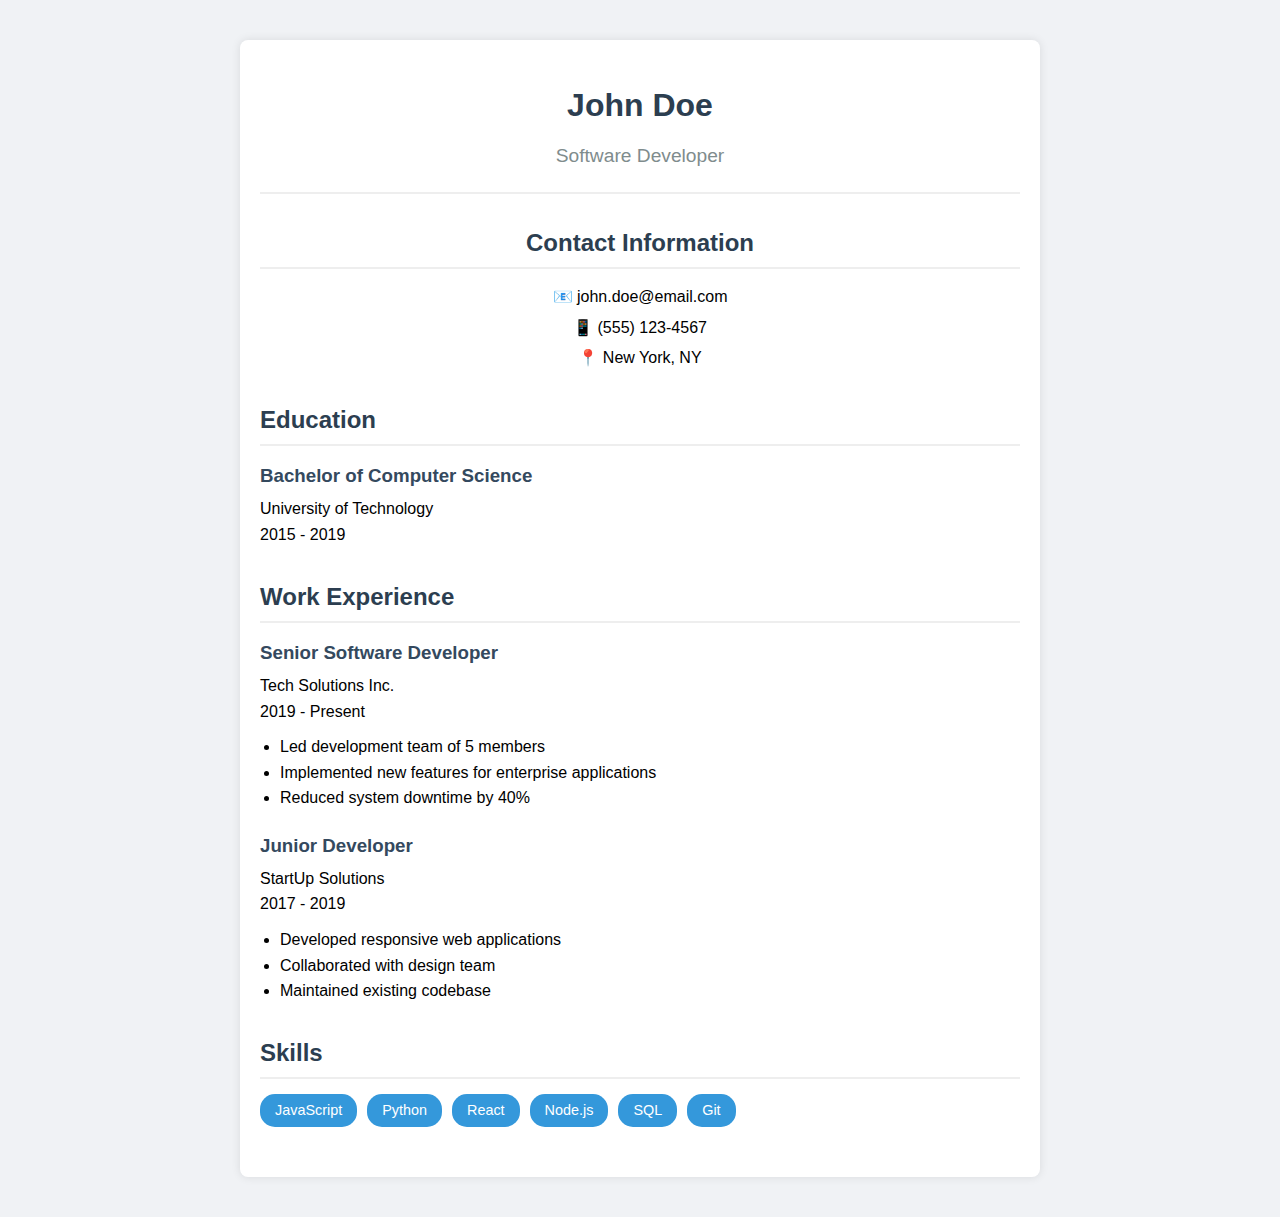
<file: index.html>
<!DOCTYPE html>
<html lang="en">
<head>
    <meta charset="UTF-8">
    <meta name="viewport" content="width=device-width, initial-scale=1.0">
    <title>Curriculum Vitae</title>
    <link rel="stylesheet" href="styles.css">
</head>
<body>
    <div class="container">
        <header>
            <h1>John Doe</h1>
            <p class="title">Software Developer</p>
        </header>

        <section class="contact">
            <h2>Contact Information</h2>
            <p>📧 john.doe@email.com</p>
            <p>📱 (555) 123-4567</p>
            <p>📍 New York, NY</p>
        </section>

        <section class="education">
            <h2>Education</h2>
            <div class="entry">
                <h3>Bachelor of Computer Science</h3>
                <p>University of Technology</p>
                <p>2015 - 2019</p>
            </div>
        </section>

        <section class="experience">
            <h2>Work Experience</h2>
            <div class="entry">
                <h3>Senior Software Developer</h3>
                <p>Tech Solutions Inc.</p>
                <p>2019 - Present</p>
                <ul>
                    <li>Led development team of 5 members</li>
                    <li>Implemented new features for enterprise applications</li>
                    <li>Reduced system downtime by 40%</li>
                </ul>
            </div>

            <div class="entry">
                <h3>Junior Developer</h3>
                <p>StartUp Solutions</p>
                <p>2017 - 2019</p>
                <ul>
                    <li>Developed responsive web applications</li>
                    <li>Collaborated with design team</li>
                    <li>Maintained existing codebase</li>
                </ul>
            </div>
        </section>

        <section class="skills">
            <h2>Skills</h2>
            <ul class="skill-list">
                <li>JavaScript</li>
                <li>Python</li>
                <li>React</li>
                <li>Node.js</li>
                <li>SQL</li>
                <li>Git</li>
            </ul>
        </section>
    </div>
</body>
</html>
</file>
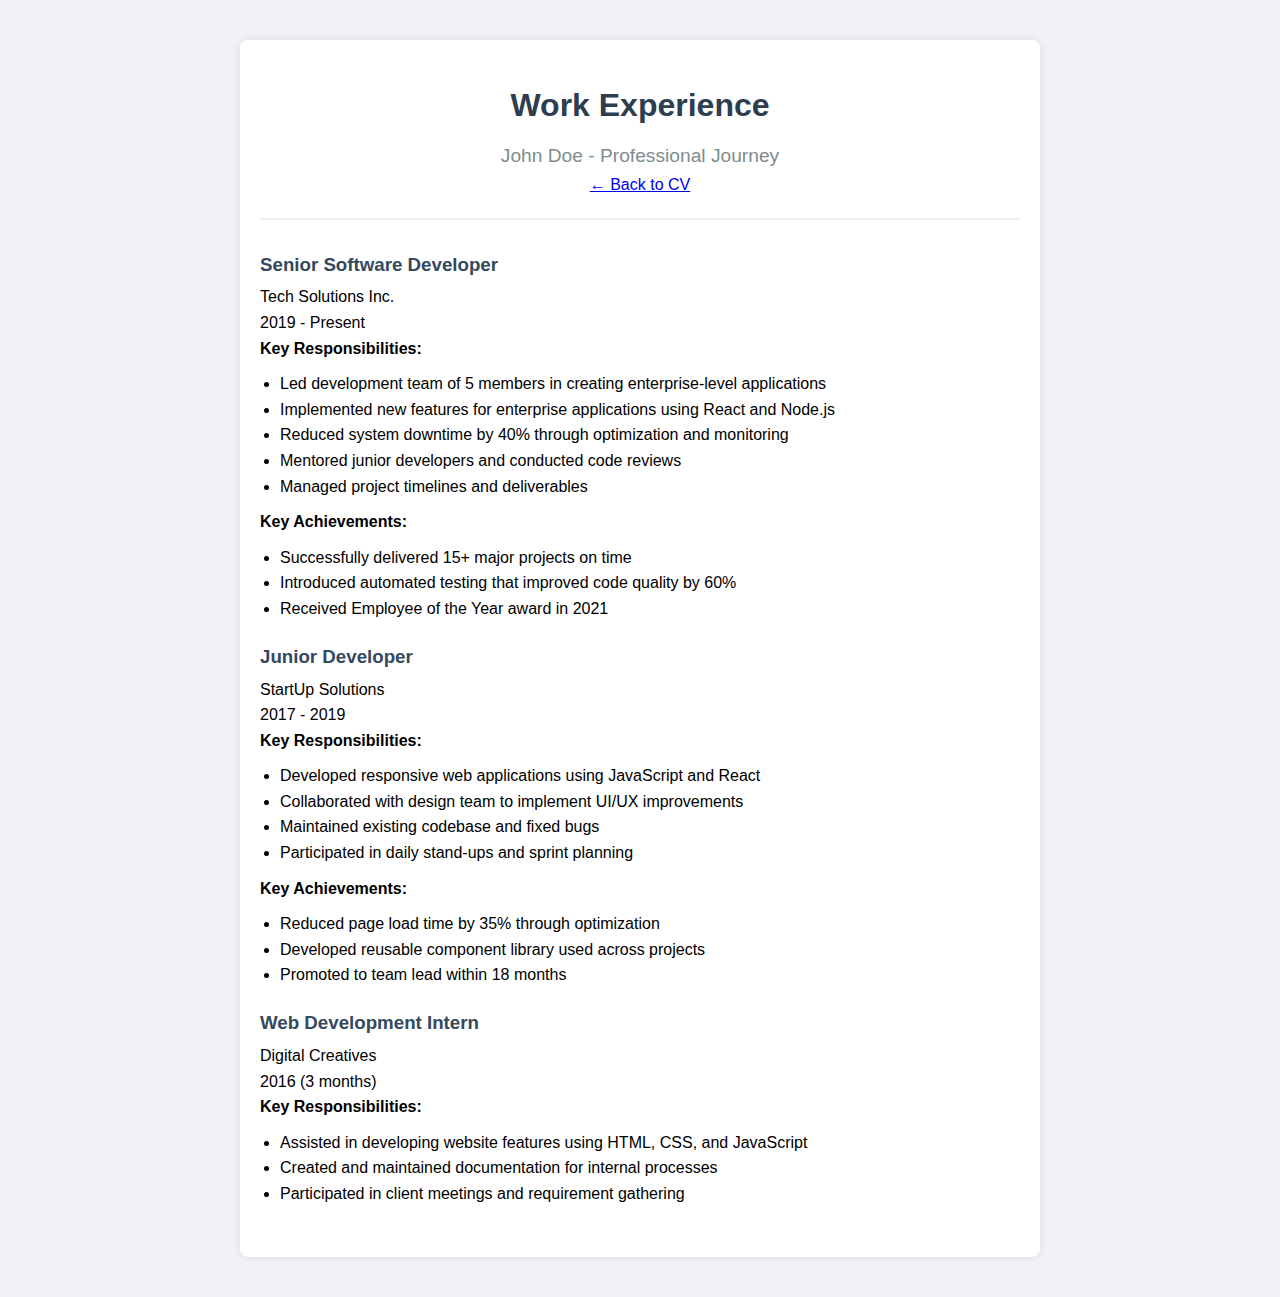
<file: experience.html>
<!DOCTYPE html>
<html lang="en">
<head>
    <meta charset="UTF-8">
    <meta name="viewport" content="width=device-width, initial-scale=1.0">
    <title>Work Experience - John Doe</title>
    <link rel="stylesheet" href="styles.css">
</head>
<body>
    <div class="container">
        <header>
            <h1>Work Experience</h1>
            <p class="title">John Doe - Professional Journey</p>
            <a href="index.html" class="back-link">← Back to CV</a>
        </header>

        <section class="experience-detailed">
            <div class="entry">
                <h3>Senior Software Developer</h3>
                <p class="company">Tech Solutions Inc.</p>
                <p class="period">2019 - Present</p>
                <div class="job-details">
                    <h4>Key Responsibilities:</h4>
                    <ul>
                        <li>Led development team of 5 members in creating enterprise-level applications</li>
                        <li>Implemented new features for enterprise applications using React and Node.js</li>
                        <li>Reduced system downtime by 40% through optimization and monitoring</li>
                        <li>Mentored junior developers and conducted code reviews</li>
                        <li>Managed project timelines and deliverables</li>
                    </ul>
                    
                    <h4>Key Achievements:</h4>
                    <ul>
                        <li>Successfully delivered 15+ major projects on time</li>
                        <li>Introduced automated testing that improved code quality by 60%</li>
                        <li>Received Employee of the Year award in 2021</li>
                    </ul>
                </div>
            </div>

            <div class="entry">
                <h3>Junior Developer</h3>
                <p class="company">StartUp Solutions</p>
                <p class="period">2017 - 2019</p>
                <div class="job-details">
                    <h4>Key Responsibilities:</h4>
                    <ul>
                        <li>Developed responsive web applications using JavaScript and React</li>
                        <li>Collaborated with design team to implement UI/UX improvements</li>
                        <li>Maintained existing codebase and fixed bugs</li>
                        <li>Participated in daily stand-ups and sprint planning</li>
                    </ul>
                    
                    <h4>Key Achievements:</h4>
                    <ul>
                        <li>Reduced page load time by 35% through optimization</li>
                        <li>Developed reusable component library used across projects</li>
                        <li>Promoted to team lead within 18 months</li>
                    </ul>
                </div>
            </div>

            <div class="entry">
                <h3>Web Development Intern</h3>
                <p class="company">Digital Creatives</p>
                <p class="period">2016 (3 months)</p>
                <div class="job-details">
                    <h4>Key Responsibilities:</h4>
                    <ul>
                        <li>Assisted in developing website features using HTML, CSS, and JavaScript</li>
                        <li>Created and maintained documentation for internal processes</li>
                        <li>Participated in client meetings and requirement gathering</li>
                    </ul>
                </div>
            </div>
        </section>
    </div>
</body>
</html>
</file>
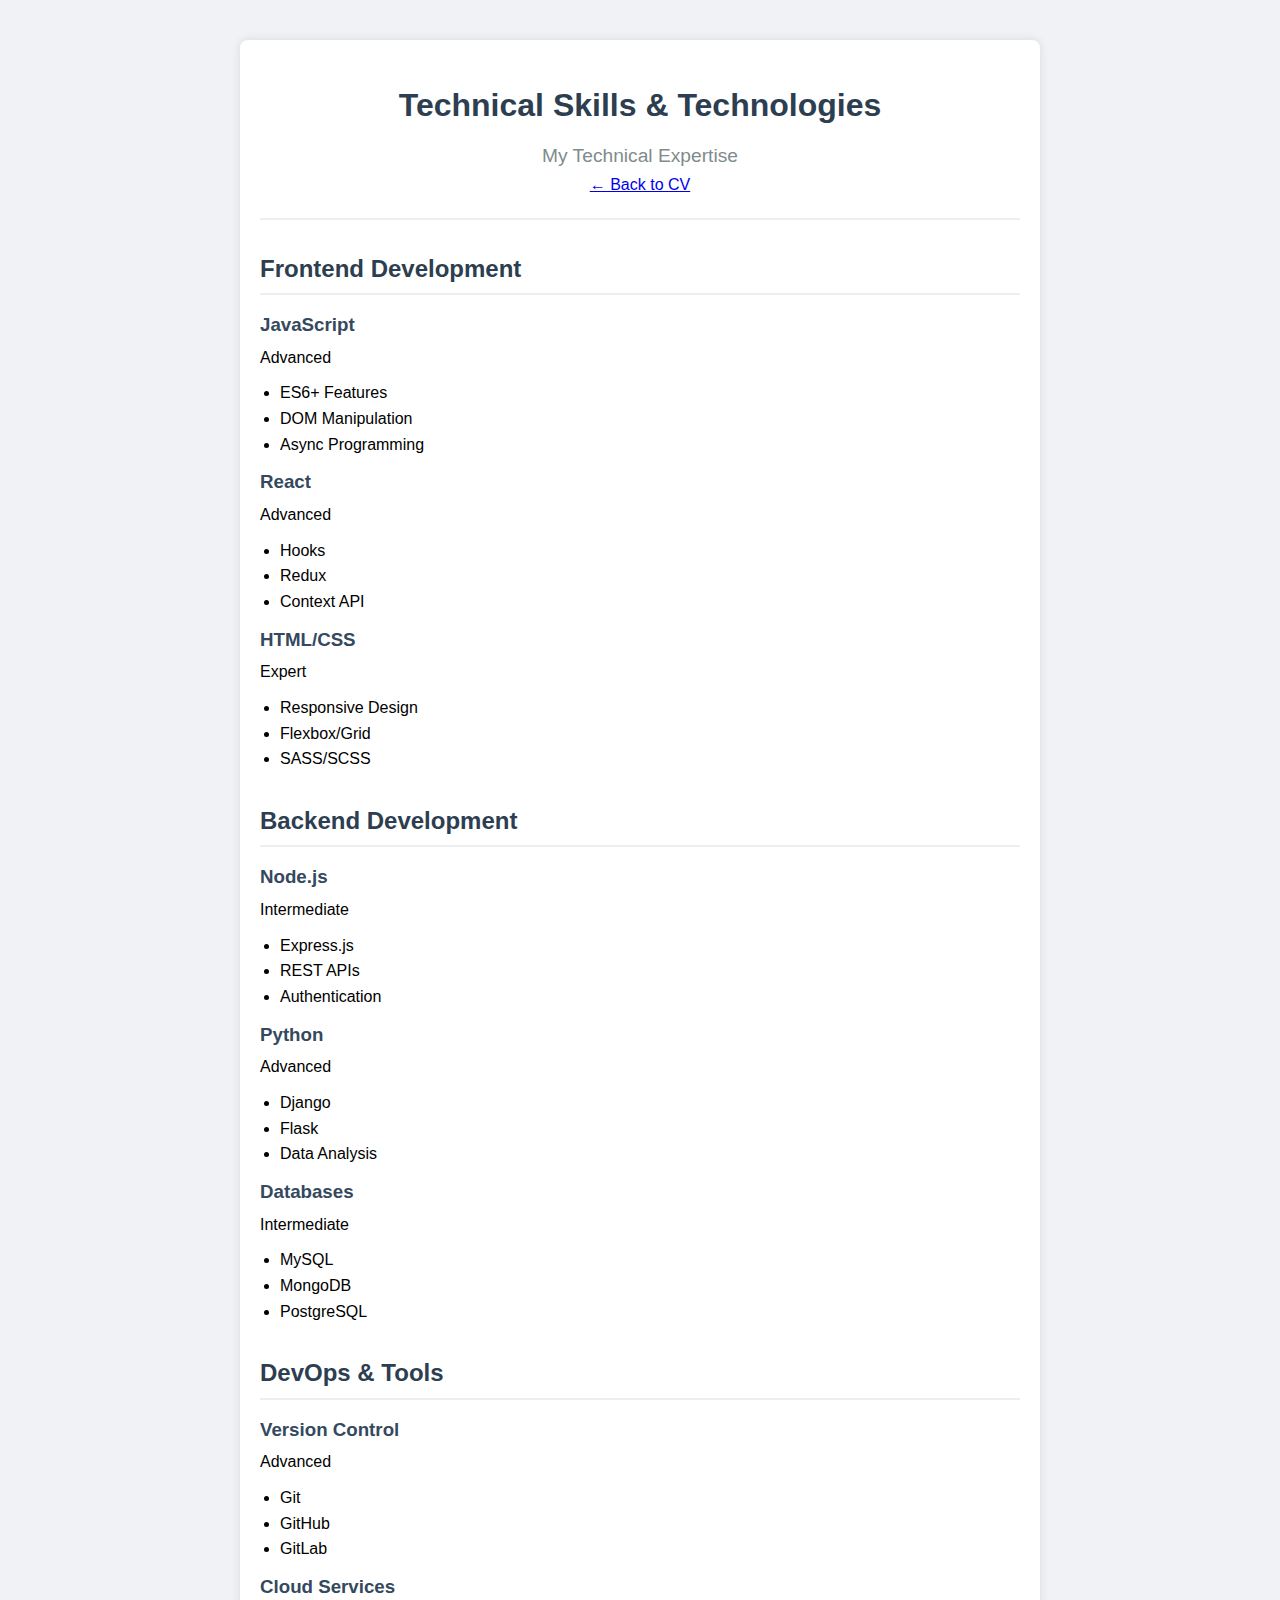
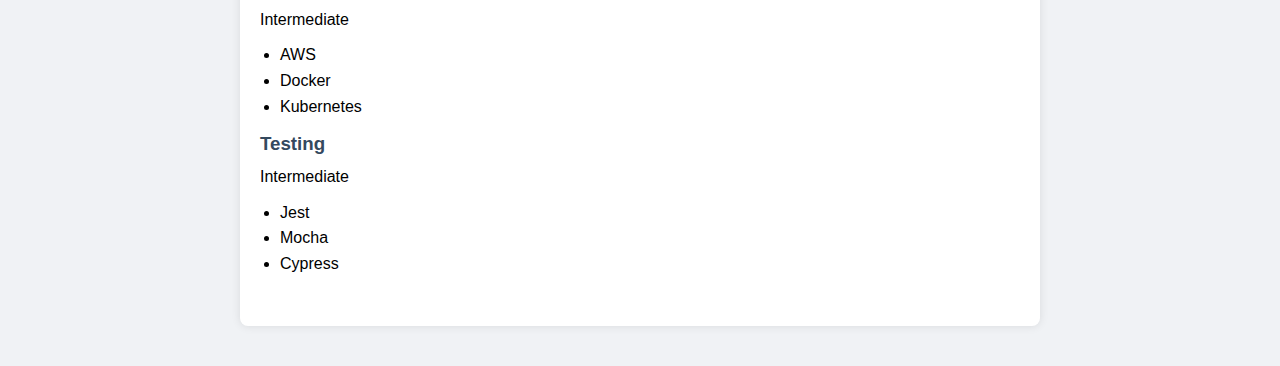
<file: technologies.html>
<!DOCTYPE html>
<html lang="en">
<head>
    <meta charset="UTF-8">
    <meta name="viewport" content="width=device-width, initial-scale=1.0">
    <title>Technologies - John Doe</title>
    <link rel="stylesheet" href="styles.css">
</head>
<body>
    <div class="container">
        <header>
            <h1>Technical Skills & Technologies</h1>
            <p class="title">My Technical Expertise</p>
            <a href="index.html" class="back-link">← Back to CV</a>
        </header>

        <section class="tech-category">
            <h2>Frontend Development</h2>
            <div class="tech-grid">
                <div class="tech-item">
                    <h3>JavaScript</h3>
                    <p>Advanced</p>
                    <ul>
                        <li>ES6+ Features</li>
                        <li>DOM Manipulation</li>
                        <li>Async Programming</li>
                    </ul>
                </div>
                <div class="tech-item">
                    <h3>React</h3>
                    <p>Advanced</p>
                    <ul>
                        <li>Hooks</li>
                        <li>Redux</li>
                        <li>Context API</li>
                    </ul>
                </div>
                <div class="tech-item">
                    <h3>HTML/CSS</h3>
                    <p>Expert</p>
                    <ul>
                        <li>Responsive Design</li>
                        <li>Flexbox/Grid</li>
                        <li>SASS/SCSS</li>
                    </ul>
                </div>
            </div>
        </section>

        <section class="tech-category">
            <h2>Backend Development</h2>
            <div class="tech-grid">
                <div class="tech-item">
                    <h3>Node.js</h3>
                    <p>Intermediate</p>
                    <ul>
                        <li>Express.js</li>
                        <li>REST APIs</li>
                        <li>Authentication</li>
                    </ul>
                </div>
                <div class="tech-item">
                    <h3>Python</h3>
                    <p>Advanced</p>
                    <ul>
                        <li>Django</li>
                        <li>Flask</li>
                        <li>Data Analysis</li>
                    </ul>
                </div>
                <div class="tech-item">
                    <h3>Databases</h3>
                    <p>Intermediate</p>
                    <ul>
                        <li>MySQL</li>
                        <li>MongoDB</li>
                        <li>PostgreSQL</li>
                    </ul>
                </div>
            </div>
        </section>

        <section class="tech-category">
            <h2>DevOps & Tools</h2>
            <div class="tech-grid">
                <div class="tech-item">
                    <h3>Version Control</h3>
                    <p>Advanced</p>
                    <ul>
                        <li>Git</li>
                        <li>GitHub</li>
                        <li>GitLab</li>
                    </ul>
                </div>
                <div class="tech-item">
                    <h3>Cloud Services</h3>
                    <p>Intermediate</p>
                    <ul>
                        <li>AWS</li>
                        <li>Docker</li>
                        <li>Kubernetes</li>
                    </ul>
                </div>
                <div class="tech-item">
                    <h3>Testing</h3>
                    <p>Intermediate</p>
                    <ul>
                        <li>Jest</li>
                        <li>Mocha</li>
                        <li>Cypress</li>
                    </ul>
                </div>
            </div>
        </section>
    </div>
</body>
</html>
</file>
<file: styles.css>
* {
    margin: 0;
    padding: 0;
    box-sizing: border-box;
}

body {
    font-family: Arial, sans-serif;
    line-height: 1.6;
    background-color: #f0f2f5;
}

.container {
    max-width: 800px;
    margin: 40px auto;
    padding: 20px;
    background-color: white;
    box-shadow: 0 0 10px rgba(0,0,0,0.1);
    border-radius: 8px;
}

header {
    text-align: center;
    padding: 20px 0;
    border-bottom: 2px solid #eee;
}

h1 {
    color: #2c3e50;
    margin-bottom: 10px;
}

.title {
    color: #7f8c8d;
    font-size: 1.2em;
}

section {
    margin: 30px 0;
}

h2 {
    color: #2c3e50;
    margin-bottom: 15px;
    padding-bottom: 5px;
    border-bottom: 2px solid #eee;
}

.entry {
    margin-bottom: 20px;
}

h3 {
    color: #34495e;
    margin-bottom: 5px;
}

.contact {
    text-align: center;
}

.contact p {
    margin: 5px 0;
}

ul {
    padding-left: 20px;
    margin: 10px 0;
}

.skill-list {
    list-style: none;
    padding: 0;
    display: flex;
    flex-wrap: wrap;
    gap: 10px;
}

.skill-list li {
    background-color: #3498db;
    color: white;
    padding: 5px 15px;
    border-radius: 15px;
    font-size: 0.9em;
}

@media (max-width: 600px) {
    .container {
        margin: 20px;
        padding: 15px;
    }
}
</file>
